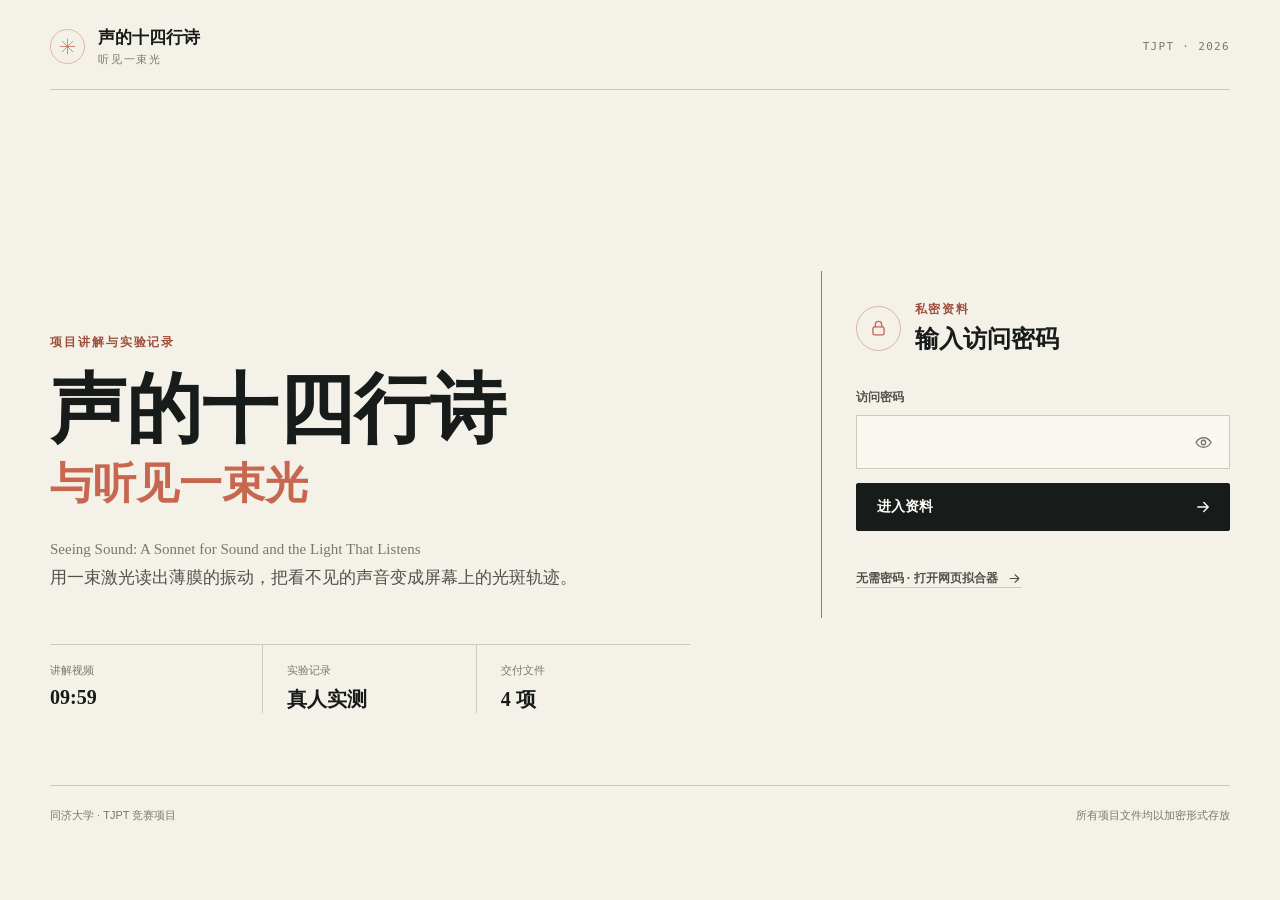
<file: index.html>
<!doctype html>
<html lang="zh-CN">
  <head>
    <meta charset="utf-8">
    <meta name="viewport" content="width=device-width, initial-scale=1">
    <meta name="color-scheme" content="light">
    <meta name="theme-color" content="#f4f1e9">
    <title>声的十四行诗与听见一束光｜项目资料</title>
    <link rel="icon" href="data:image/svg+xml,%3Csvg xmlns='http://www.w3.org/2000/svg' viewBox='0 0 32 32'%3E%3Crect width='32' height='32' rx='16' fill='%23f4f1e9'/%3E%3Cg fill='none' stroke='%23d55c48' stroke-width='1.5'%3E%3Ccircle cx='16' cy='16' r='10'/%3E%3Cpath d='M16 6v20M6 16h20M9 9l14 14M23 9 9 23'/%3E%3C/g%3E%3C/svg%3E">
    <link rel="stylesheet" href="./styles.css">
  </head>
  <body>
    <header class="topbar">
      <a class="wordmark" href="./" aria-label="返回资料首页">
        <span class="wordmark-mark" aria-hidden="true">
          <svg viewBox="0 0 32 32" role="img">
            <path d="M16 3.5v25M3.5 16h25M7.2 7.2l17.6 17.6M24.8 7.2 7.2 24.8"></path>
          </svg>
        </span>
        <span>
          <strong>声的十四行诗</strong>
          <small>听见一束光</small>
        </span>
      </a>
      <p class="project-code">TJPT · 2026</p>
    </header>

    <main>
      <section class="gate" id="gate" aria-labelledby="gate-title">
        <div class="gate-copy">
          <p class="eyebrow">项目讲解与实验记录</p>
          <h1 id="gate-title">
            <span>声的十四行诗</span>
            <em>与听见一束光</em>
          </h1>
          <p class="english-title" lang="en">Seeing Sound: A Sonnet for Sound and the Light That Listens</p>
          <p class="lede">
            用一束激光读出薄膜的振动，把看不见的声音变成屏幕上的光斑轨迹。
          </p>
          <dl class="stats">
            <div>
              <dt>讲解视频</dt>
              <dd>09:59</dd>
            </div>
            <div>
              <dt>实验记录</dt>
              <dd>真人实测</dd>
            </div>
            <div>
              <dt>交付文件</dt>
              <dd>4 项</dd>
            </div>
          </dl>
        </div>

        <form class="access-form" id="accessForm" novalidate>
          <div class="form-heading">
            <span class="lock-badge" aria-hidden="true">
              <svg viewBox="0 0 24 24">
                <rect x="5" y="10" width="14" height="10" rx="2"></rect>
                <path d="M8 10V7a4 4 0 0 1 8 0v3"></path>
              </svg>
            </span>
            <div>
              <p class="eyebrow">私密资料</p>
              <h2>输入访问密码</h2>
            </div>
          </div>

          <label for="password">访问密码</label>
          <div class="password-field">
            <input
              id="password"
              name="password"
              type="password"
              autocomplete="current-password"
              spellcheck="false"
              required
            >
            <button class="reveal-button" id="revealPassword" type="button" aria-label="显示密码">
              <svg viewBox="0 0 24 24" aria-hidden="true">
                <path d="M2.5 12s3.5-6 9.5-6 9.5 6 9.5 6-3.5 6-9.5 6-9.5-6-9.5-6Z"></path>
                <circle cx="12" cy="12" r="2.8"></circle>
              </svg>
            </button>
          </div>
          <button class="primary-button" id="unlockButton" type="submit">
            <span>进入资料</span>
            <svg viewBox="0 0 24 24" aria-hidden="true">
              <path d="M5 12h14M13 6l6 6-6 6"></path>
            </svg>
          </button>
          <p class="form-message" id="accessMessage" role="status" aria-live="polite"></p>
          <a class="public-tool-link" href="./fitter/">
            <span>无需密码 · 打开网页拟合器</span>
            <svg viewBox="0 0 24 24" aria-hidden="true">
              <path d="M5 12h14M13 6l6 6-6 6"></path>
            </svg>
          </a>
        </form>
      </section>

      <section class="library" id="library" aria-labelledby="library-title" hidden>
        <div class="library-heading">
          <div>
            <p class="eyebrow">已解锁</p>
            <h2 id="library-title">讲解视频与交付文件</h2>
          </div>
          <button class="quiet-button" id="lockButton" type="button">锁定资料</button>
        </div>

        <div class="video-frame">
          <video id="video" controls playsinline preload="metadata" hidden></video>
          <div class="video-placeholder" id="videoPlaceholder">
            <div class="video-caption">
              <span class="status-dot" aria-hidden="true"></span>
              <p>实验现象版 · 1920 × 1080 · 09:59</p>
            </div>
            <button class="primary-button" id="loadVideoButton" type="button">
              <span>载入讲解视频</span>
              <svg viewBox="0 0 24 24" aria-hidden="true">
                <path d="m8 5 11 7-11 7V5Z"></path>
              </svg>
            </button>
            <div class="progress" id="videoProgress" hidden aria-hidden="true">
              <span></span>
            </div>
            <p class="video-message" id="videoMessage" role="status" aria-live="polite"></p>
          </div>
        </div>

        <div class="library-columns">
          <section class="transcript-section" aria-labelledby="transcript-title">
            <div class="section-heading">
              <div>
                <p class="eyebrow">配音文字</p>
                <h3 id="transcript-title">AI 讲解文字稿</h3>
              </div>
              <button class="quiet-button" id="previewScriptButton" type="button">预览</button>
            </div>
            <pre id="scriptPreview" class="script-preview" hidden></pre>
            <p class="section-note" id="scriptNote">可在解锁后预览或下载纯文本。</p>
          </section>

          <section class="files-section" aria-labelledby="files-title">
            <div class="section-heading">
              <div>
                <p class="eyebrow">下载</p>
                <h3 id="files-title">项目文件</h3>
              </div>
            </div>
            <ul class="resource-list" id="resourceList"></ul>
          </section>
        </div>
      </section>
    </main>

    <footer>
      <p>同济大学 · TJPT 竞赛项目</p>
      <p>所有项目文件均以加密形式存放</p>
    </footer>

    <noscript>
      <p class="noscript">此页面需要启用 JavaScript 才能解密并查看资料。</p>
    </noscript>
    <script src="./app.js" defer></script>
  </body>
</html>
</file>
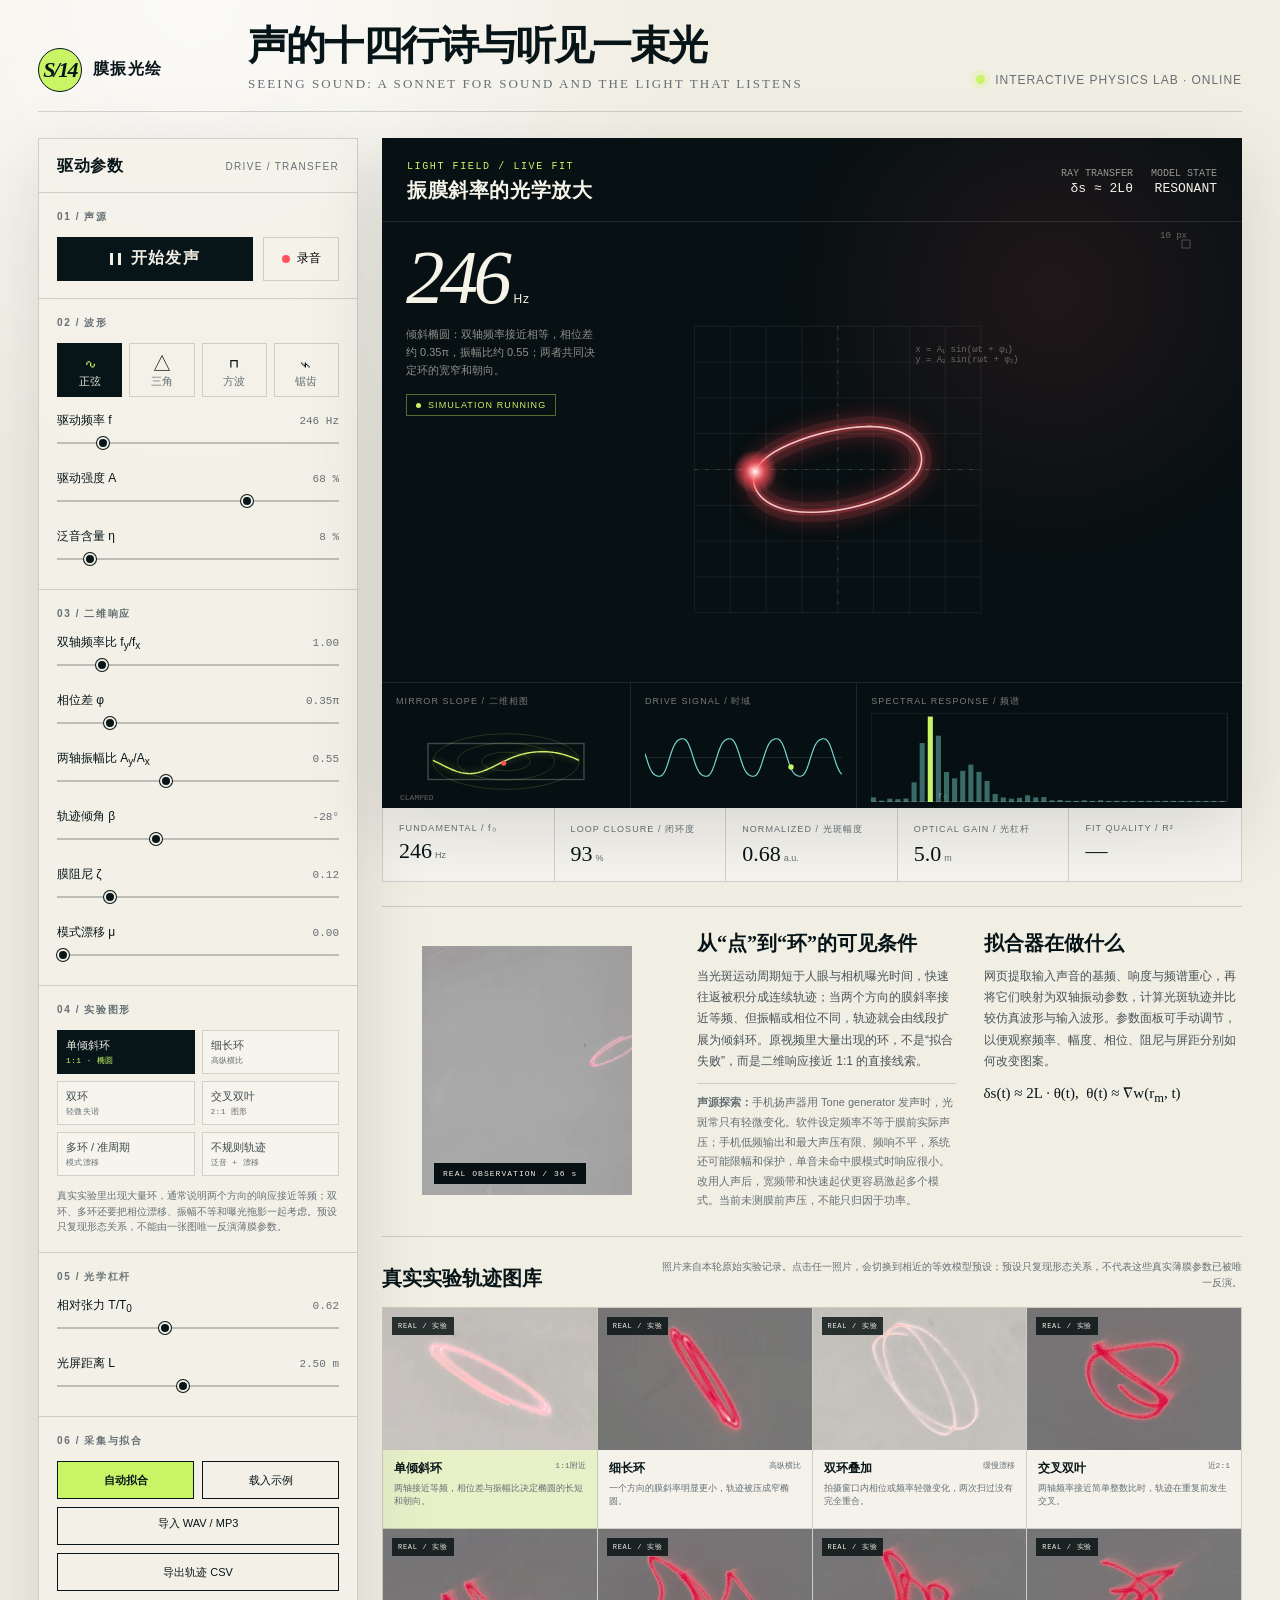
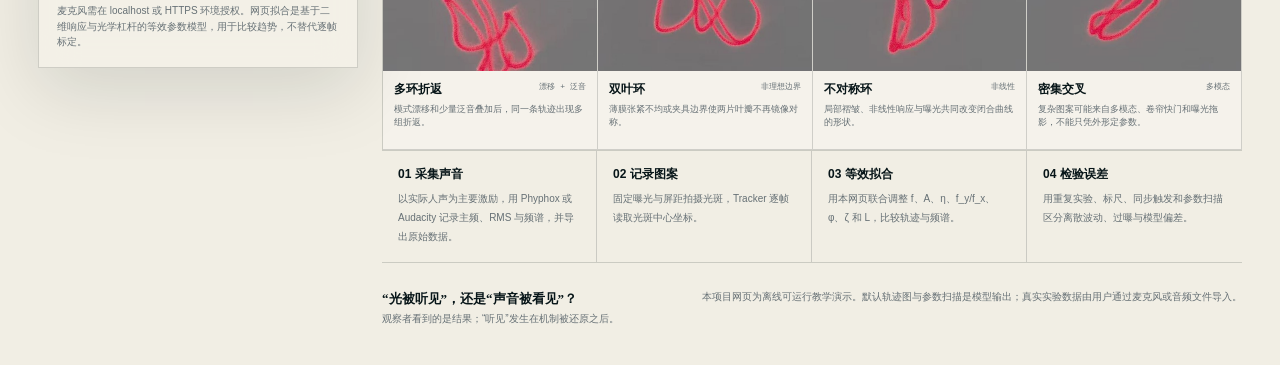
<file: fitter/index.html>
<!doctype html>
<html lang="zh-CN">
<head>
  <meta charset="utf-8">
  <meta name="viewport" content="width=device-width, initial-scale=1">
  <meta name="description" content="声的十四行诗与听见一束光：声致振膜反射激光参数拟合器">
  <link rel="icon" href="data:,">
  <title>声的十四行诗｜膜振·光绘拟合器</title>
  <style>
    :root {
      --paper: #f1eee4;
      --paper-2: #e7e1d1;
      --ink: #071518;
      --muted: #667075;
      --stage: #071012;
      --laser: #ff525d;
      --acid: #c9f466;
      --cyan: #73d8d0;
      --line: rgba(7, 21, 24, .16);
      --shadow: 0 22px 70px rgba(7, 21, 24, .13);
    }

    * { box-sizing: border-box; }

    html, body {
      margin: 0;
      min-height: 100%;
      background:
        radial-gradient(circle at 15% 0%, rgba(255,255,255,.74), transparent 31rem),
        var(--paper);
      color: var(--ink);
      font-family: "Noto Sans SC", "Microsoft YaHei UI", sans-serif;
    }

    body { overflow-x: hidden; }

    button, input, select { font: inherit; }
    button { cursor: pointer; }

    .shell {
      max-width: 1540px;
      margin: 0 auto;
      padding: 26px 38px 38px;
    }

    .masthead {
      display: grid;
      grid-template-columns: 180px minmax(0, 1fr) auto;
      gap: 30px;
      align-items: end;
      border-bottom: 1px solid var(--line);
      padding-bottom: 19px;
    }

    .mark {
      display: flex;
      align-items: center;
      gap: 11px;
      font-family: "Noto Serif SC", "STSong", serif;
      font-weight: 800;
      letter-spacing: .09em;
    }

    .mark-sign {
      width: 44px;
      height: 44px;
      display: grid;
      place-items: center;
      border: 1px solid var(--ink);
      border-radius: 50%;
      font-family: Georgia, serif;
      font-style: italic;
      font-size: 22px;
      letter-spacing: -.08em;
      background: var(--acid);
    }

    .title-block h1 {
      margin: 0;
      font-family: "Noto Serif SC", "STSong", serif;
      font-size: clamp(27px, 3.1vw, 48px);
      font-weight: 850;
      letter-spacing: -.045em;
      line-height: 1.05;
    }

    .title-block p {
      margin: 8px 0 0;
      color: var(--muted);
      font-family: Georgia, serif;
      font-size: 13px;
      letter-spacing: .16em;
      text-transform: uppercase;
    }

    .status {
      display: flex;
      align-items: center;
      gap: 10px;
      color: var(--muted);
      font-size: 12px;
      letter-spacing: .08em;
      padding-bottom: 5px;
      white-space: nowrap;
    }

    .status-dot {
      width: 9px;
      height: 9px;
      border-radius: 50%;
      background: var(--acid);
      box-shadow: 0 0 0 5px rgba(201,244,102,.20);
    }

    .workspace {
      display: grid;
      grid-template-columns: 320px minmax(0, 1fr);
      gap: 24px;
      margin-top: 26px;
      align-items: start;
    }

    .control-rail {
      border: 1px solid var(--line);
      background: rgba(244, 241, 232, .78);
      box-shadow: var(--shadow);
      backdrop-filter: blur(18px);
      position: sticky;
      top: 18px;
    }

    .rail-head {
      padding: 17px 18px 15px;
      display: flex;
      align-items: center;
      justify-content: space-between;
      border-bottom: 1px solid var(--line);
    }

    .rail-head b {
      font-family: "Noto Serif SC", "STSong", serif;
      font-size: 16px;
      letter-spacing: .04em;
    }

    .rail-head span {
      color: var(--muted);
      font-size: 10px;
      letter-spacing: .13em;
    }

    .control-section {
      padding: 17px 18px;
      border-bottom: 1px solid var(--line);
    }

    .control-section:last-child { border-bottom: 0; }

    .section-label {
      margin: 0 0 13px;
      font-size: 10px;
      font-weight: 800;
      letter-spacing: .16em;
      color: var(--muted);
      text-transform: uppercase;
    }

    .energy-row {
      display: grid;
      grid-template-columns: 1fr 76px;
      gap: 10px;
    }

    .play-btn, .fit-btn, .ghost-btn, .preset {
      border: 1px solid var(--ink);
      background: transparent;
      color: var(--ink);
      transition: transform .16s ease, background .16s ease, color .16s ease;
    }

    .play-btn {
      height: 44px;
      background: var(--ink);
      color: var(--paper);
      display: flex;
      align-items: center;
      justify-content: center;
      gap: 10px;
      letter-spacing: .08em;
      font-weight: 700;
    }

    .play-btn[data-on="true"] {
      background: var(--laser);
      border-color: var(--laser);
      color: white;
    }

    .pause-icon {
      width: 11px;
      height: 12px;
      border-left: 3px solid currentColor;
      border-right: 3px solid currentColor;
    }

    .record-btn {
      height: 44px;
      display: flex;
      gap: 7px;
      align-items: center;
      justify-content: center;
      border: 1px solid var(--line);
      background: transparent;
      font-size: 12px;
    }

    .record-btn::before {
      content: "";
      width: 8px;
      height: 8px;
      border-radius: 50%;
      background: var(--laser);
    }

    .record-btn[data-recording="true"] {
      border-color: var(--laser);
      color: var(--laser);
      background: rgba(255,82,93,.07);
    }

    .wave-options {
      display: grid;
      grid-template-columns: repeat(4, 1fr);
      gap: 7px;
      margin-bottom: 15px;
    }

    .wave-option {
      border: 1px solid var(--line);
      background: transparent;
      padding: 9px 0 7px;
      font-size: 11px;
      color: var(--muted);
    }

    .wave-option span {
      display: block;
      font-family: Georgia, serif;
      font-size: 20px;
      line-height: 21px;
      color: var(--ink);
    }

    .wave-option.active {
      background: var(--ink);
      color: var(--paper);
      border-color: var(--ink);
    }

    .wave-option.active span { color: var(--acid); }

    .slider-row { margin: 0 0 14px; }
    .slider-row:last-child { margin-bottom: 0; }

    .slider-label {
      display: flex;
      justify-content: space-between;
      align-items: baseline;
      gap: 12px;
      margin-bottom: 5px;
      font-size: 12px;
    }

    .slider-label output {
      font-family: "Roboto Mono", Consolas, monospace;
      font-size: 11px;
      color: var(--muted);
    }

    input[type="range"] {
      appearance: none;
      width: 100%;
      height: 18px;
      margin: 0;
      background: transparent;
    }

    input[type="range"]::-webkit-slider-runnable-track {
      height: 2px;
      background: rgba(7,21,24,.23);
    }

    input[type="range"]::-webkit-slider-thumb {
      appearance: none;
      width: 12px;
      height: 12px;
      border-radius: 50%;
      margin-top: -5px;
      background: var(--ink);
      border: 2px solid var(--paper);
      box-shadow: 0 0 0 1px var(--ink);
    }

    input[type="range"]::-moz-range-track {
      height: 2px;
      background: rgba(7,21,24,.23);
    }

    input[type="range"]::-moz-range-thumb {
      width: 10px;
      height: 10px;
      border-radius: 50%;
      background: var(--ink);
      border: 2px solid var(--paper);
    }

    .action-stack {
      display: grid;
      grid-template-columns: 1fr 1fr;
      gap: 8px;
    }

    .fit-btn, .ghost-btn {
      min-height: 38px;
      padding: 8px 9px;
      font-size: 11px;
      background: var(--acid);
    }

    .fit-btn { background: var(--acid); font-weight: 800; }
    .ghost-btn { background: transparent; }

    .action-stack .wide { grid-column: 1 / -1; }

    .preset-grid {
      display: grid;
      grid-template-columns: 1fr 1fr;
      gap: 7px;
    }

    .preset {
      min-height: 42px;
      padding: 7px 8px;
      border-color: var(--line);
      background: rgba(255,255,255,.20);
      color: #3f4a4e;
      font-size: 11px;
      text-align: left;
    }

    .preset span {
      display: block;
      margin-top: 2px;
      color: var(--muted);
      font-family: "Roboto Mono", Consolas, monospace;
      font-size: 8px;
      letter-spacing: .04em;
    }

    .preset:hover,
    .preset.active {
      border-color: var(--ink);
      background: var(--ink);
      color: var(--paper);
    }

    .preset:hover span,
    .preset.active span { color: var(--acid); }

    .upload-label {
      display: block;
      text-align: center;
      cursor: pointer;
    }

    .upload-label input { display: none; }

    .analysis-note {
      margin: 12px 0 0;
      color: var(--muted);
      font-size: 10px;
      line-height: 1.55;
    }

    .stage-column { min-width: 0; }

    .hero-stage {
      position: relative;
      min-height: 670px;
      overflow: hidden;
      background: var(--stage);
      color: #f6f3e9;
      box-shadow: var(--shadow);
    }

    .hero-stage::before {
      content: "";
      position: absolute;
      inset: 0;
      pointer-events: none;
      background:
        radial-gradient(circle at 78% 23%, rgba(255,82,93,.10), transparent 17rem),
        linear-gradient(90deg, transparent 49.9%, rgba(255,255,255,.018) 50%, transparent 50.1%),
        linear-gradient(0deg, transparent 49.9%, rgba(255,255,255,.018) 50%, transparent 50.1%);
      background-size: auto, 48px 48px, 48px 48px;
    }

    .stage-head {
      position: relative;
      z-index: 3;
      display: flex;
      justify-content: space-between;
      gap: 20px;
      padding: 23px 25px 17px;
      border-bottom: 1px solid rgba(255,255,255,.1);
    }

    .stage-head .eyebrow {
      margin: 0 0 5px;
      color: var(--acid);
      font-family: "Roboto Mono", Consolas, monospace;
      font-size: 10px;
      letter-spacing: .16em;
    }

    .stage-head h2 {
      margin: 0;
      font-family: "Noto Serif SC", "STSong", serif;
      font-size: 20px;
      font-weight: 700;
      letter-spacing: .03em;
    }

    .stage-meta {
      display: flex;
      gap: 18px;
      align-items: center;
      color: rgba(246,243,233,.58);
      font-family: "Roboto Mono", Consolas, monospace;
      font-size: 10px;
      text-align: right;
    }

    .stage-meta b {
      display: block;
      color: #f6f3e9;
      font-size: 13px;
      font-weight: 500;
      margin-top: 2px;
    }

    #stage {
      position: absolute;
      inset: 82px 0 126px;
      width: 100%;
      height: calc(100% - 208px);
    }

    .stage-readout {
      position: absolute;
      z-index: 4;
      left: 24px;
      top: 105px;
      max-width: 210px;
      pointer-events: none;
    }

    .stage-readout .big {
      font-family: Georgia, serif;
      font-size: clamp(43px, 6vw, 80px);
      line-height: .9;
      letter-spacing: -.06em;
      font-style: italic;
    }

    .stage-readout .big small {
      font-family: "Noto Sans SC", sans-serif;
      font-style: normal;
      font-size: 12px;
      letter-spacing: .08em;
      margin-left: 6px;
    }

    .stage-readout p {
      margin: 13px 0 0;
      max-width: 195px;
      font-size: 11px;
      line-height: 1.65;
      color: rgba(246,243,233,.57);
    }

    .live-pill {
      display: inline-flex;
      align-items: center;
      gap: 7px;
      margin-top: 15px;
      border: 1px solid rgba(201,244,102,.4);
      color: var(--acid);
      padding: 5px 9px;
      font-size: 9px;
      letter-spacing: .12em;
    }

    .live-pill::before {
      content: "";
      width: 5px;
      height: 5px;
      border-radius: 50%;
      background: var(--acid);
    }

    .lower-deck {
      position: absolute;
      z-index: 5;
      left: 0;
      right: 0;
      bottom: 0;
      height: 126px;
      display: grid;
      grid-template-columns: 1.1fr 1fr 1.7fr;
      border-top: 1px solid rgba(255,255,255,.1);
      background: rgba(7,16,18,.92);
      backdrop-filter: blur(10px);
    }

    .lower-cell {
      position: relative;
      min-width: 0;
      padding: 12px 14px 10px;
      border-right: 1px solid rgba(255,255,255,.1);
    }

    .lower-cell:last-child { border-right: 0; }

    .cell-label {
      color: rgba(246,243,233,.48);
      font-size: 9px;
      letter-spacing: .12em;
      margin-bottom: 5px;
    }

    #waveCanvas, #membraneCanvas, #spectrumCanvas {
      display: block;
      width: 100%;
      height: 89px;
    }

    .metrics-strip {
      display: grid;
      grid-template-columns: repeat(5, 1fr);
      gap: 0;
      border: 1px solid var(--line);
      border-top: 0;
      background: rgba(255,255,255,.35);
    }

    .metric {
      min-width: 0;
      padding: 15px 16px 14px;
      border-right: 1px solid var(--line);
    }

    .metric:last-child { border-right: 0; }

    .metric span {
      display: block;
      color: var(--muted);
      font-size: 9px;
      letter-spacing: .12em;
      margin-bottom: 5px;
    }

    .metric strong {
      display: block;
      font-family: Georgia, "Noto Serif SC", serif;
      font-size: 22px;
      font-weight: 500;
      white-space: nowrap;
    }

    .metric em {
      font-family: "Noto Sans SC", sans-serif;
      font-size: 9px;
      font-style: normal;
      color: var(--muted);
      margin-left: 3px;
    }

    .evidence-band {
      display: grid;
      grid-template-columns: 290px minmax(0, 1fr);
      margin-top: 24px;
      border-top: 1px solid var(--line);
      padding-top: 23px;
      gap: 25px;
    }

    .evidence-image {
      position: relative;
      min-height: 196px;
      overflow: hidden;
      background: #c6c4bb;
    }

    .evidence-image img {
      width: 100%;
      height: 100%;
      position: absolute;
      object-fit: cover;
      filter: saturate(.85) contrast(1.08);
    }

    .evidence-image::after {
      content: "REAL OBSERVATION / 36 s";
      position: absolute;
      left: 12px;
      bottom: 11px;
      padding: 6px 9px;
      background: var(--stage);
      color: var(--paper);
      font-family: "Roboto Mono", Consolas, monospace;
      font-size: 8px;
      letter-spacing: .13em;
    }

    .evidence-copy {
      display: grid;
      grid-template-columns: 1fr 1fr;
      gap: 28px;
    }

    .evidence-copy h3 {
      margin: 0 0 9px;
      font-family: "Noto Serif SC", "STSong", serif;
      font-size: 20px;
    }

    .evidence-copy p {
      margin: 0;
      max-width: 560px;
      color: #485358;
      font-size: 12px;
      line-height: 1.78;
    }

    .evidence-copy .source-note {
      margin-top: 11px;
      padding-top: 9px;
      border-top: 1px solid var(--line);
      color: var(--muted);
      font-size: 11px;
    }

    .equation {
      margin-top: 12px;
      font-family: Georgia, serif;
      font-size: 15px;
      color: var(--ink);
    }

    .pattern-gallery {
      margin-top: 25px;
      padding-top: 22px;
      border-top: 1px solid var(--line);
    }

    .gallery-head {
      display: flex;
      align-items: end;
      justify-content: space-between;
      gap: 24px;
      margin-bottom: 15px;
    }

    .gallery-head h3 {
      margin: 0;
      font-family: "Noto Serif SC", "STSong", serif;
      font-size: 20px;
    }

    .gallery-head p {
      margin: 0;
      max-width: 580px;
      color: var(--muted);
      font-size: 10px;
      line-height: 1.65;
      text-align: right;
    }

    .pattern-grid {
      display: grid;
      grid-template-columns: repeat(4, minmax(0, 1fr));
      border-top: 1px solid var(--line);
      border-left: 1px solid var(--line);
    }

    .pattern-card {
      min-width: 0;
      padding: 0;
      border: 0;
      border-right: 1px solid var(--line);
      border-bottom: 1px solid var(--line);
      background: rgba(255,255,255,.24);
      color: var(--ink);
      text-align: left;
    }

    .pattern-card figure {
      position: relative;
      height: 142px;
      margin: 0;
      overflow: hidden;
      background: #b8b9b5;
    }

    .pattern-card img {
      width: 100%;
      height: 100%;
      object-fit: cover;
      object-position: center;
      filter: saturate(.88) contrast(1.06);
      transition: transform .25s ease, filter .25s ease;
    }

    .pattern-card:hover img,
    .pattern-card.active img {
      transform: scale(1.035);
      filter: saturate(1.05) contrast(1.12);
    }

    .pattern-card figure::after {
      content: "REAL / 实验";
      position: absolute;
      left: 9px;
      top: 9px;
      padding: 4px 6px;
      background: rgba(7,16,18,.82);
      color: var(--paper);
      font-family: "Roboto Mono", Consolas, monospace;
      font-size: 7px;
      letter-spacing: .1em;
    }

    .pattern-card-copy {
      display: block;
      min-height: 78px;
      padding: 10px 11px 11px;
    }

    .pattern-card b {
      display: flex;
      justify-content: space-between;
      gap: 8px;
      font-size: 12px;
    }

    .pattern-card b span {
      color: var(--muted);
      font-family: "Roboto Mono", Consolas, monospace;
      font-size: 8px;
      font-weight: 400;
      white-space: nowrap;
    }

    .pattern-card small {
      display: block;
      margin-top: 5px;
      color: var(--muted);
      font-size: 9px;
      line-height: 1.5;
    }

    .pattern-card:hover,
    .pattern-card.active {
      background: rgba(201,244,102,.22);
    }

    .workflow {
      display: grid;
      grid-template-columns: repeat(4, 1fr);
      align-items: stretch;
      border-top: 1px solid var(--line);
      border-bottom: 1px solid var(--line);
    }

    .workflow-step {
      padding: 15px 16px 17px;
      border-right: 1px solid var(--line);
    }

    .workflow-step:last-child { border-right: 0; }
    .workflow-step b { display: block; margin-bottom: 5px; font-size: 12px; }
    .workflow-step span { color: var(--muted); font-size: 10px; line-height: 1.6; }

    .footer {
      margin-top: 25px;
      display: flex;
      justify-content: space-between;
      gap: 30px;
      color: var(--muted);
      font-size: 10px;
      line-height: 1.7;
    }

    .footer strong {
      color: var(--ink);
      font-family: "Noto Serif SC", "STSong", serif;
      font-size: 13px;
    }

    .toast {
      position: fixed;
      z-index: 50;
      left: 50%;
      bottom: 28px;
      transform: translate(-50%, 24px);
      background: var(--ink);
      color: var(--paper);
      padding: 10px 15px;
      font-size: 11px;
      letter-spacing: .04em;
      opacity: 0;
      transition: .22s ease;
      pointer-events: none;
      box-shadow: 0 12px 34px rgba(0,0,0,.24);
    }

    .toast.show { opacity: 1; transform: translate(-50%, 0); }

    .menu-toggle {
      display: none;
      border: 1px solid var(--ink);
      background: transparent;
      padding: 8px 10px;
    }

    @media (max-width: 1100px) {
      .shell { padding: 20px; }
      .masthead { grid-template-columns: 64px 1fr auto; }
      .mark span:last-child { display: none; }
      .workspace { grid-template-columns: 285px minmax(0, 1fr); gap: 16px; }
      .hero-stage { min-height: 620px; }
      .stage-meta { display: none; }
      .lower-deck { grid-template-columns: 1fr 1fr; }
      .lower-cell:nth-child(3) { display: none; }
      .metrics-strip { grid-template-columns: repeat(3, 1fr); }
      .metric:nth-child(n+4) { display: none; }
      .evidence-band { grid-template-columns: 230px 1fr; }
      .pattern-grid { grid-template-columns: repeat(3, minmax(0, 1fr)); }
      .workflow { grid-template-columns: repeat(2, 1fr); }
      .workflow-step:nth-child(2) { border-right: 0; }
      .workflow-step:nth-child(-n+2) { border-bottom: 1px solid var(--line); }
    }

    @media (max-width: 760px) {
      .shell { padding: 14px; }
      .masthead { grid-template-columns: 44px 1fr auto; gap: 12px; }
      .mark-sign { width: 36px; height: 36px; font-size: 18px; }
      .title-block h1 { font-size: 23px; }
      .title-block p { font-size: 8px; letter-spacing: .1em; }
      .status { display: none; }
      .menu-toggle { display: block; }
      .workspace { display: block; }
      .control-rail {
        position: static;
        display: none;
        margin-bottom: 14px;
      }
      .control-rail.open { display: block; }
      .hero-stage { min-height: 580px; }
      .stage-head { padding: 18px; }
      .stage-readout { left: 16px; top: 100px; }
      .lower-deck { grid-template-columns: 1fr; height: 110px; }
      .lower-cell:not(:first-child) { display: none; }
      .metrics-strip { grid-template-columns: 1fr 1fr; }
      .metric:nth-child(n+3) { display: none; }
      .evidence-band { grid-template-columns: 1fr; }
      .evidence-copy { grid-template-columns: 1fr; gap: 18px; }
      .gallery-head { display: block; }
      .gallery-head p { margin-top: 8px; text-align: left; }
      .pattern-grid { grid-template-columns: repeat(2, minmax(0, 1fr)); }
      .pattern-card figure { height: 126px; }
      .workflow { grid-template-columns: 1fr; }
      .workflow-step { border-right: 0; border-bottom: 1px solid var(--line); }
      .footer { flex-direction: column; }
    }
  </style>
</head>
<body>
  <main class="shell">
    <header class="masthead">
      <div class="mark">
        <div class="mark-sign">S/14</div>
        <span>膜振光绘</span>
      </div>
      <div class="title-block">
        <h1>声的十四行诗与听见一束光</h1>
        <p>Seeing Sound: A Sonnet for Sound and the Light That Listens</p>
      </div>
      <div class="status">
        <span class="status-dot"></span>
        <span>INTERACTIVE PHYSICS LAB · ONLINE</span>
      </div>
      <button class="menu-toggle" id="menuToggle" aria-label="打开参数面板">参数</button>
    </header>

    <section class="workspace">
      <aside class="control-rail" id="controlRail" aria-label="声音与振膜参数">
        <div class="rail-head">
          <b>驱动参数</b>
          <span>DRIVE / TRANSFER</span>
        </div>

        <div class="control-section">
          <p class="section-label">01 / 声源</p>
          <div class="energy-row">
            <button class="play-btn" id="soundToggle" data-on="false">
              <span class="pause-icon"></span>
              <span id="soundLabel">开始发声</span>
            </button>
            <button class="record-btn" id="recordToggle" data-recording="false">录音</button>
          </div>
        </div>

        <div class="control-section">
          <p class="section-label">02 / 波形</p>
          <div class="wave-options" role="group" aria-label="波形选择">
            <button class="wave-option active" data-wave="sine"><span>∿</span>正弦</button>
            <button class="wave-option" data-wave="triangle"><span>△</span>三角</button>
            <button class="wave-option" data-wave="square"><span>⊓</span>方波</button>
            <button class="wave-option" data-wave="sawtooth"><span>⌁</span>锯齿</button>
          </div>

          <div class="slider-row">
            <label class="slider-label" for="frequency">
              <span>驱动频率 f</span><output id="frequencyOut">246 Hz</output>
            </label>
            <input id="frequency" type="range" min="80" max="1200" step="1" value="246">
          </div>
          <div class="slider-row">
            <label class="slider-label" for="amplitude">
              <span>驱动强度 A</span><output id="amplitudeOut">68 %</output>
            </label>
            <input id="amplitude" type="range" min="0" max="100" step="1" value="68">
          </div>
          <div class="slider-row">
            <label class="slider-label" for="harmonics">
              <span>泛音含量 η</span><output id="harmonicsOut">8 %</output>
            </label>
            <input id="harmonics" type="range" min="0" max="80" step="1" value="8">
          </div>
        </div>

        <div class="control-section">
          <p class="section-label">03 / 二维响应</p>
          <div class="slider-row">
            <label class="slider-label" for="ratio">
              <span>双轴频率比 f<sub>y</sub>/f<sub>x</sub></span><output id="ratioOut">1.00</output>
            </label>
            <input id="ratio" type="range" min="0.5" max="4" step="0.01" value="1">
          </div>
          <div class="slider-row">
            <label class="slider-label" for="phase">
              <span>相位差 φ</span><output id="phaseOut">0.35π</output>
            </label>
            <input id="phase" type="range" min="0" max="2" step="0.01" value="0.35">
          </div>
          <div class="slider-row">
            <label class="slider-label" for="axisRatio">
              <span>两轴振幅比 A<sub>y</sub>/A<sub>x</sub></span><output id="axisRatioOut">0.55</output>
            </label>
            <input id="axisRatio" type="range" min="0.12" max="1.25" step="0.01" value="0.55">
          </div>
          <div class="slider-row">
            <label class="slider-label" for="tilt">
              <span>轨迹倾角 β</span><output id="tiltOut">-28°</output>
            </label>
            <input id="tilt" type="range" min="-90" max="90" step="1" value="-28">
          </div>
          <div class="slider-row">
            <label class="slider-label" for="damping">
              <span>膜阻尼 ζ</span><output id="dampingOut">0.12</output>
            </label>
            <input id="damping" type="range" min="0.02" max="0.6" step="0.01" value="0.12">
          </div>
          <div class="slider-row">
            <label class="slider-label" for="drift">
              <span>模式漂移 μ</span><output id="driftOut">0.00</output>
            </label>
            <input id="drift" type="range" min="0" max="1" step="0.01" value="0">
          </div>
        </div>

        <div class="control-section">
          <p class="section-label">04 / 实验图形</p>
          <div class="preset-grid" role="group" aria-label="实验图形预设">
            <button class="preset active" data-pattern="ring">单倾斜环<span>1:1 · 椭圆</span></button>
            <button class="preset" data-pattern="slender">细长环<span>高纵横比</span></button>
            <button class="preset" data-pattern="doubleRing">双环<span>轻微失谐</span></button>
            <button class="preset" data-pattern="crossLeaf">交叉双叶<span>2:1 图形</span></button>
            <button class="preset" data-pattern="multiRing">多环 / 准周期<span>模式漂移</span></button>
            <button class="preset" data-pattern="irregular">不规则轨迹<span>泛音 + 漂移</span></button>
          </div>
          <p class="analysis-note">真实实验里出现大量环，通常说明两个方向的响应接近等频；双环、多环还要把相位漂移、振幅不等和曝光拖影一起考虑。预设只复现形态关系，不能由一张图唯一反演薄膜参数。</p>
        </div>

        <div class="control-section">
          <p class="section-label">05 / 光学杠杆</p>
          <div class="slider-row">
            <label class="slider-label" for="tension">
              <span>相对张力 T/T<sub>0</sub></span><output id="tensionOut">0.62</output>
            </label>
            <input id="tension" type="range" min="0.15" max="1.4" step="0.01" value="0.62">
          </div>
          <div class="slider-row">
            <label class="slider-label" for="distance">
              <span>光屏距离 L</span><output id="distanceOut">2.50 m</output>
            </label>
            <input id="distance" type="range" min="0.5" max="5" step="0.1" value="2.5">
          </div>
        </div>

        <div class="control-section">
          <p class="section-label">06 / 采集与拟合</p>
          <div class="action-stack">
            <button class="fit-btn" id="autoFit">自动拟合</button>
            <button class="ghost-btn" id="sampleFit">载入示例</button>
            <label class="ghost-btn upload-label wide">
              导入 WAV / MP3
              <input id="audioFile" type="file" accept="audio/*">
            </label>
            <button class="ghost-btn wide" id="exportCsv">导出轨迹 CSV</button>
          </div>
          <p class="analysis-note">麦克风需在 localhost 或 HTTPS 环境授权。网页拟合是基于二维响应与光学杠杆的等效参数模型，用于比较趋势，不替代逐帧标定。</p>
        </div>
      </aside>

      <div class="stage-column">
        <section class="hero-stage">
          <div class="stage-head">
            <div>
              <p class="eyebrow">LIGHT FIELD / LIVE FIT</p>
              <h2>振膜斜率的光学放大</h2>
            </div>
            <div class="stage-meta">
              <div>RAY TRANSFER<b>δs ≈ 2Lθ</b></div>
              <div>MODEL STATE<b id="modelState">RESONANT</b></div>
            </div>
          </div>

          <canvas id="stage" aria-label="激光斑二维轨迹仿真"></canvas>

          <div class="stage-readout">
            <div class="big"><span id="bigFrequency">246</span><small>Hz</small></div>
            <p id="readoutText">驱动频率改变膜响应，振膜斜率改变镜面法线，反射光把微小倾斜放大到远端光屏。</p>
            <div class="live-pill" id="liveState">SIMULATION RUNNING</div>
          </div>

          <div class="lower-deck">
            <div class="lower-cell">
              <div class="cell-label">MIRROR SLOPE / 二维相图</div>
              <canvas id="membraneCanvas"></canvas>
            </div>
            <div class="lower-cell">
              <div class="cell-label">DRIVE SIGNAL / 时域</div>
              <canvas id="waveCanvas"></canvas>
            </div>
            <div class="lower-cell">
              <div class="cell-label">SPECTRAL RESPONSE / 频谱</div>
              <canvas id="spectrumCanvas"></canvas>
            </div>
          </div>
        </section>

        <section class="metrics-strip" aria-label="拟合指标">
          <div class="metric"><span>FUNDAMENTAL / f₀</span><strong id="metricFreq">246<em>Hz</em></strong></div>
          <div class="metric"><span>LOOP CLOSURE / 闭环度</span><strong id="metricClosure">92<em>%</em></strong></div>
          <div class="metric"><span>NORMALIZED / 光斑幅度</span><strong id="metricAmp">0.72<em>a.u.</em></strong></div>
          <div class="metric"><span>OPTICAL GAIN / 光杠杆</span><strong id="metricGain">5.0<em>m</em></strong></div>
          <div class="metric"><span>FIT QUALITY / R²</span><strong id="metricFit">—</strong></div>
        </section>

        <section class="evidence-band">
          <figure class="evidence-image">
            <img id="evidenceImage" src="assets/experiment-frame.png" alt="原实验视频中的激光椭圆轨迹">
          </figure>
          <div>
            <div class="evidence-copy">
              <div>
                <h3>从“点”到“环”的可见条件</h3>
                <p>当光斑运动周期短于人眼与相机曝光时间，快速往返被积分成连续轨迹；当两个方向的膜斜率接近等频、但振幅或相位不同，轨迹就会由线段扩展为倾斜环。原视频里大量出现的环，不是“拟合失败”，而是二维响应接近 1:1 的直接线索。</p>
                <p class="source-note"><strong>声源探索：</strong>手机扬声器用 Tone generator 发声时，光斑常只有轻微变化。软件设定频率不等于膜前实际声压；手机低频输出和最大声压有限、频响不平，系统还可能限幅和保护，单音未命中膜模式时响应很小。改用人声后，宽频带和快速起伏更容易激起多个模式。当前未测膜前声压，不能只归因于功率。</p>
              </div>
              <div>
                <h3>拟合器在做什么</h3>
                <p>网页提取输入声音的基频、响度与频谱重心，再将它们映射为双轴振动参数，计算光斑轨迹并比较仿真波形与输入波形。参数面板可手动调节，以便观察频率、幅度、相位、阻尼与屏距分别如何改变图案。</p>
                <div class="equation">δs(t) ≈ 2L · θ(t),&nbsp; θ(t) ≈ ∇w(r<sub>m</sub>, t)</div>
              </div>
            </div>
          </div>
        </section>

        <section class="pattern-gallery" aria-labelledby="galleryTitle">
          <div class="gallery-head">
            <h3 id="galleryTitle">真实实验轨迹图库</h3>
            <p>照片来自本轮原始实验记录。点击任一照片，会切换到相近的等效模型预设；预设只复现形态关系，不代表这些真实薄膜参数已被唯一反演。</p>
          </div>
          <div class="pattern-grid">
            <button type="button" class="pattern-card active" data-pattern="ring">
              <figure><img src="assets/experiment-patterns/ring-thin.jpg" alt="真实实验中的单倾斜椭圆光环"></figure>
              <span class="pattern-card-copy">
                <b>单倾斜环 <span>1:1附近</span></b>
                <small>两轴接近等频，相位差与振幅比决定椭圆的长短和朝向。</small>
              </span>
            </button>
            <button type="button" class="pattern-card" data-pattern="slender">
              <figure><img src="assets/experiment-patterns/ring-elongated.jpg" alt="真实实验中的细长倾斜光环"></figure>
              <span class="pattern-card-copy">
                <b>细长环 <span>高纵横比</span></b>
                <small>一个方向的膜斜率明显更小，轨迹被压成窄椭圆。</small>
              </span>
            </button>
            <button type="button" class="pattern-card" data-pattern="doubleRing">
              <figure><img src="assets/experiment-patterns/double-ellipse.jpg" alt="真实实验中相互错开的双环轨迹"></figure>
              <span class="pattern-card-copy">
                <b>双环叠加 <span>缓慢漂移</span></b>
                <small>拍摄窗口内相位或频率轻微变化，两次扫过没有完全重合。</small>
              </span>
            </button>
            <button type="button" class="pattern-card" data-pattern="crossLeaf">
              <figure><img src="assets/experiment-patterns/cross-leaf.jpg" alt="真实实验中的交叉双叶激光轨迹"></figure>
              <span class="pattern-card-copy">
                <b>交叉双叶 <span>近2:1</span></b>
                <small>两轴频率接近简单整数比时，轨迹在重复前发生交叉。</small>
              </span>
            </button>
            <button type="button" class="pattern-card" data-pattern="multiRing">
              <figure><img src="assets/experiment-patterns/multi-loop.jpg" alt="真实实验中的多重折返环形轨迹"></figure>
              <span class="pattern-card-copy">
                <b>多环折返 <span>漂移 + 泛音</span></b>
                <small>模式漂移和少量泛音叠加后，同一条轨迹出现多组折返。</small>
              </span>
            </button>
            <button type="button" class="pattern-card" data-pattern="multiRing">
              <figure><img src="assets/experiment-patterns/double-loop.jpg" alt="真实实验中的不对称双叶环轨迹"></figure>
              <span class="pattern-card-copy">
                <b>双叶环 <span>非理想边界</span></b>
                <small>薄膜张紧不均或夹具边界使两片叶瓣不再镜像对称。</small>
              </span>
            </button>
            <button type="button" class="pattern-card" data-pattern="irregular">
              <figure><img src="assets/experiment-patterns/asymmetric.jpg" alt="真实实验中的不对称三角环轨迹"></figure>
              <span class="pattern-card-copy">
                <b>不对称环 <span>非线性</span></b>
                <small>局部褶皱、非线性响应与曝光共同改变闭合曲线的形状。</small>
              </span>
            </button>
            <button type="button" class="pattern-card" data-pattern="irregular">
              <figure><img src="assets/experiment-patterns/dense-trace.jpg" alt="真实实验中的密集交叉不规则轨迹"></figure>
              <span class="pattern-card-copy">
                <b>密集交叉 <span>多模态</span></b>
                <small>复杂图案可能来自多模态、卷帘快门和曝光拖影，不能只凭外形定参数。</small>
              </span>
            </button>
          </div>
        </section>

        <section class="workflow" aria-label="数字分析工作流">
          <div class="workflow-step"><b>01 采集声音</b><span>以实际人声为主要激励，用 Phyphox 或 Audacity 记录主频、RMS 与频谱，并导出原始数据。</span></div>
          <div class="workflow-step"><b>02 记录图案</b><span>固定曝光与屏距拍摄光斑，Tracker 逐帧读取光斑中心坐标。</span></div>
          <div class="workflow-step"><b>03 等效拟合</b><span>用本网页联合调整 f、A、η、f_y/f_x、φ、ζ 和 L，比较轨迹与频谱。</span></div>
          <div class="workflow-step"><b>04 检验误差</b><span>用重复实验、标尺、同步触发和参数扫描区分离散波动、过曝与模型偏差。</span></div>
        </section>

        <footer class="footer">
          <div><strong>“光被听见”，还是“声音被看见”？</strong><br>观察者看到的是结果；“听见”发生在机制被还原之后。</div>
          <div>本项目网页为离线可运行教学演示。默认轨迹图与参数扫描是模型输出；真实实验数据由用户通过麦克风或音频文件导入。</div>
        </footer>
      </div>
    </section>
  </main>

  <div class="toast" id="toast" role="status" aria-live="polite"></div>

  <script>
    (() => {
      "use strict";

      const $ = (id) => document.getElementById(id);
      const clamp = (v, lo, hi) => Math.min(hi, Math.max(lo, v));

      const state = {
        waveform: "sine",
        frequency: 246,
        amplitude: 68,
        harmonics: 8,
        ratio: 1,
        phase: 0.35,
        axisRatio: 0.55,
        tilt: -28,
        drift: 0,
        driftRate: 0.008,
        trailCycles: 3,
        traceCopies: 1,
        tracePhase: 0,
        traceShift: 0,
        damping: 0.12,
        tension: 0.62,
        distance: 2.50,
        patternName: "单倾斜环",
        soundOn: false,
        recording: false,
        t: 0,
        lastFrame: performance.now(),
        fitR2: null,
        inputName: "模型输入",
        recordedSamples: null,
        recordedRate: 44100,
        sampleLoaded: false
      };

      const controls = {
        frequency: ["frequency", "frequencyOut", (v) => `${Math.round(v)} Hz`],
        amplitude: ["amplitude", "amplitudeOut", (v) => `${Math.round(v)} %`],
        harmonics: ["harmonics", "harmonicsOut", (v) => `${Math.round(v)} %`],
        ratio: ["ratio", "ratioOut", (v) => Number(v).toFixed(2)],
        phase: ["phase", "phaseOut", (v) => `${Number(v).toFixed(2)}π`],
        axisRatio: ["axisRatio", "axisRatioOut", (v) => Number(v).toFixed(2)],
        tilt: ["tilt", "tiltOut", (v) => `${Math.round(v)}°`],
        damping: ["damping", "dampingOut", (v) => Number(v).toFixed(2)],
        drift: ["drift", "driftOut", (v) => Number(v).toFixed(2)],
        tension: ["tension", "tensionOut", (v) => Number(v).toFixed(2)],
        distance: ["distance", "distanceOut", (v) => `${Number(v).toFixed(2)} m`]
      };

      const patterns = {
        ring: {
          frequency: 246, amplitude: 68, harmonics: 8, ratio: 1, phase: .35,
          damping: .12, axisRatio: .55, tilt: -28, drift: 0, driftRate: .008, trailCycles: 3,
          traceCopies: 1, tracePhase: 0, traceShift: 0,
          patternName: "单倾斜环"
        },
        slender: {
          frequency: 235, amplitude: 62, harmonics: 5, ratio: 1, phase: .42,
          damping: .09, axisRatio: .22, tilt: -35, drift: .04, driftRate: .008, trailCycles: 2.5,
          traceCopies: 1, tracePhase: 0, traceShift: 0,
          patternName: "细长环"
        },
        doubleRing: {
          frequency: 252, amplitude: 72, harmonics: 8, ratio: 1, phase: .38,
          damping: .13, axisRatio: .48, tilt: -25, drift: .22, driftRate: .018, trailCycles: .82,
          traceCopies: 2, tracePhase: .24, traceShift: .055,
          patternName: "双环"
        },
        crossLeaf: {
          frequency: 268, amplitude: 76, harmonics: 10, ratio: 2, phase: .08,
          damping: .12, axisRatio: .68, tilt: -12, drift: .08, driftRate: .018, trailCycles: 2,
          traceCopies: 1, tracePhase: 0, traceShift: 0,
          patternName: "交叉双叶"
        },
        multiRing: {
          frequency: 276, amplitude: 78, harmonics: 14, ratio: 1.5, phase: .28,
          damping: .16, axisRatio: .60, tilt: -22, drift: .18, driftRate: .012, trailCycles: 1.15,
          traceCopies: 3, tracePhase: .11, traceShift: .018,
          patternName: "多环 / 准周期"
        },
        irregular: {
          frequency: 286, amplitude: 88, harmonics: 26, ratio: 1.67, phase: .42,
          damping: .28, axisRatio: .44, tilt: -18, drift: .24, driftRate: .018, trailCycles: 1.45,
          traceCopies: 4, tracePhase: .18, traceShift: .022,
          patternName: "不规则轨迹"
        }
      };

      let audio = null;
      let oscillator = null;
      let overtone = null;
      let gainNode = null;
      let overtoneGain = null;
      let mediaStream = null;
      let mediaSource = null;
      let processor = null;
      const captureChunks = [];

      Object.entries(controls).forEach(([key, [inputId, outputId, fmt]]) => {
        const input = $(inputId);
        const output = $(outputId);
        const sync = () => {
          state[key] = Number(input.value);
          output.textContent = fmt(input.value);
          updateAudio();
          updateReadouts();
        };
        input.addEventListener("input", sync);
        sync();
      });

      function updateReadouts() {
        $("bigFrequency").textContent = Math.round(state.frequency);
        $("metricFreq").innerHTML = `${Math.round(state.frequency)}<em>Hz</em>`;
        $("metricAmp").innerHTML = `${(state.amplitude / 100).toFixed(2)}<em>a.u.</em>`;
        $("metricGain").innerHTML = `${(2 * state.distance).toFixed(1)}<em>m</em>`;
        const rational = rationalApproximation(state.ratio, 18);
        const closure = Math.round(100 * Math.exp(-Math.abs(state.ratio - rational) * 11) * (1 - state.damping * .55));
        $("metricClosure").innerHTML = `${clamp(closure, 35, 99)}<em>%</em>`;
        $("metricFit").innerHTML = state.fitR2 == null ? "—" : `${state.fitR2.toFixed(3)}<em>R²</em>`;
        $("modelState").textContent = state.ratio > 3.2 ? "RICH MODE" : state.damping < .08 ? "LOW DAMPING" : "RESONANT";
        $("readoutText").textContent = patternDescription();
      }

      function rationalApproximation(x, maxDenominator) {
        let best = Math.round(x);
        let err = Math.abs(x - best);
        for (let q = 1; q <= maxDenominator; q++) {
          const p = Math.round(x * q);
          const e = Math.abs(x - p / q);
          if (e < err) { best = p / q; err = e; }
        }
        return best;
      }

      function patternDescription() {
        if (state.amplitude < 8) return "驱动接近阈值：光斑近似静止。提高振幅后，膜斜率才形成可辨识的轨迹。";
        if (state.traceCopies > 1 && Math.abs(state.ratio - 1) < .08) {
          return `${state.patternName}：两个方向的频率接近相等，曝光窗口内相位或中心位置又发生了轻微变化，于是同一椭圆被扫过不止一次。`;
        }
        if (state.traceCopies > 1) {
          return `${state.patternName}：两轴频率接近简单整数比，轨迹在一个周期内多次折返；曝光期间的模式漂移把相邻轨迹错开，形成多组环或花瓣。`;
        }
        if (state.drift > .5) return `${state.patternName}：近有理频率比、轻微模式漂移与泛音叠加，使轨迹在重复前多次折返；曝光会把快速扫过的部分连成亮带。`;
        if (Math.abs(state.ratio - 1) < .08) {
          const shape = state.axisRatio < .34 ? "细长椭圆" : state.axisRatio < .82 ? "倾斜椭圆" : "近圆环";
          return `${shape}：双轴频率接近相等，相位差约 ${state.phase.toFixed(2)}π，振幅比约 ${state.axisRatio.toFixed(2)}；两者共同决定环的宽窄和朝向。`;
        }
        if (state.ratio > 3.2) return "高频率比产生密集花瓣状轨迹。当结构阻尼较高，亮线会变粗或呈现拖影。";
        return `${state.patternName}：双轴频率比约为 ${state.ratio.toFixed(2)}。越接近简单有理数，轨迹越容易回到原处并形成闭环或花瓣。`;
      }

      function ensureAudioContext() {
        if (!audio) {
          const AudioCtx = window.AudioContext || window.webkitAudioContext;
          if (!AudioCtx) {
            toast("当前浏览器不支持 Web Audio");
            return null;
          }
          audio = new AudioCtx();
        }
        if (audio.state === "suspended") audio.resume();
        return audio;
      }

      function waveformType(name) {
        return name === "sawtooth" ? "sawtooth" : name;
      }

      function updateAudio() {
        if (!oscillator || !audio) return;
        const now = audio.currentTime;
        oscillator.frequency.setTargetAtTime(state.frequency, now, .015);
        overtone.frequency.setTargetAtTime(state.frequency * 2, now, .015);
        gainNode.gain.setTargetAtTime(Math.max(.0001, state.amplitude / 100 * .12), now, .03);
        overtoneGain.gain.setTargetAtTime(Math.max(.0001, state.harmonics / 100 * .028), now, .03);
      }

      function startSound() {
        const ctx = ensureAudioContext();
        if (!ctx) return;
        if (!oscillator) {
          oscillator = ctx.createOscillator();
          overtone = ctx.createOscillator();
          gainNode = ctx.createGain();
          overtoneGain = ctx.createGain();
          oscillator.type = waveformType(state.waveform);
          overtone.type = "sine";
          oscillator.connect(gainNode).connect(ctx.destination);
          overtone.connect(overtoneGain).connect(ctx.destination);
          updateAudio();
          oscillator.start();
          overtone.start();
        }
        state.soundOn = true;
        $("soundToggle").dataset.on = "true";
        $("soundLabel").textContent = "停止发声";
        $("liveState").textContent = "AUDIO + SIMULATION ACTIVE";
      }

      function stopSound() {
        if (audio) audio.suspend();
        state.soundOn = false;
        $("soundToggle").dataset.on = "false";
        $("soundLabel").textContent = "继续发声";
        $("liveState").textContent = "SIMULATION RUNNING";
      }

      $("soundToggle").addEventListener("click", () => {
        if (state.soundOn) stopSound(); else startSound();
      });

      document.querySelectorAll(".wave-option").forEach((button) => {
        button.addEventListener("click", () => {
          document.querySelectorAll(".wave-option").forEach((b) => b.classList.remove("active"));
          button.classList.add("active");
          state.waveform = button.dataset.wave;
          if (oscillator) oscillator.type = waveformType(state.waveform);
        });
      });

      async function toggleRecording() {
        if (state.recording) {
          stopRecording();
          return;
        }
        try {
          mediaStream = await navigator.mediaDevices.getUserMedia({
            audio: { echoCancellation: false, noiseSuppression: false, autoGainControl: false }
          });
          const ctx = ensureAudioContext();
          mediaSource = ctx.createMediaStreamSource(mediaStream);
          processor = ctx.createScriptProcessor(4096, 1, 1);
          captureChunks.length = 0;
          processor.onaudioprocess = (event) => {
            if (!state.recording) return;
            captureChunks.push(new Float32Array(event.inputBuffer.getChannelData(0)));
          };
          mediaSource.connect(processor);
          const mute = ctx.createGain();
          mute.gain.value = 0;
          processor.connect(mute).connect(ctx.destination);
          state.recording = true;
          $("recordToggle").dataset.recording = "true";
          $("recordToggle").textContent = "停止";
          toast("正在录音：保持扬声器频率与音量不变");
        } catch (error) {
          toast("无法访问麦克风。请通过 localhost 打开并允许权限。");
        }
      }

      function stopRecording() {
        state.recording = false;
        $("recordToggle").dataset.recording = "false";
        $("recordToggle").textContent = "录音";
        if (mediaStream) mediaStream.getTracks().forEach((t) => t.stop());
        if (mediaSource) mediaSource.disconnect();
        if (processor) processor.disconnect();
        const total = captureChunks.reduce((n, c) => n + c.length, 0);
        if (total > 0) {
          const data = new Float32Array(total);
          let offset = 0;
          captureChunks.forEach((chunk) => { data.set(chunk, offset); offset += chunk.length; });
          state.recordedSamples = data;
          state.recordedRate = audio ? audio.sampleRate : 44100;
          state.sampleLoaded = true;
          analyzeSamples(data, state.recordedRate, "麦克风录音");
          toast(`录音完成：${(total / state.recordedRate).toFixed(1)} s，可自动拟合`);
        }
      }

      $("recordToggle").addEventListener("click", toggleRecording);

      function fft(re, im) {
        const n = re.length;
        for (let i = 1, j = 0; i < n; i++) {
          let bit = n >> 1;
          for (; j & bit; bit >>= 1) j ^= bit;
          j ^= bit;
          if (i < j) {
            [re[i], re[j]] = [re[j], re[i]];
            [im[i], im[j]] = [im[j], im[i]];
          }
        }
        for (let len = 2; len <= n; len <<= 1) {
          const angle = -2 * Math.PI / len;
          const wlenR = Math.cos(angle);
          const wlenI = Math.sin(angle);
          for (let i = 0; i < n; i += len) {
            let wr = 1;
            let wi = 0;
            for (let j = 0; j < len / 2; j++) {
              const uR = re[i + j];
              const uI = im[i + j];
              const vR = re[i + j + len / 2] * wr - im[i + j + len / 2] * wi;
              const vI = re[i + j + len / 2] * wi + im[i + j + len / 2] * wr;
              re[i + j] = uR + vR;
              im[i + j] = uI + vI;
              re[i + j + len / 2] = uR - vR;
              im[i + j + len / 2] = uI - vI;
              const nextWr = wr * wlenR - wi * wlenI;
              wi = wr * wlenI + wi * wlenR;
              wr = nextWr;
            }
          }
        }
      }

      function analyzeSamples(samples, sampleRate, name = "输入声音") {
        const n = Math.min(32768, samples.length);
        if (n < 2048) {
          toast("录音过短：至少需要约 0.1 秒");
          return;
        }
        const start = Math.max(0, Math.floor((samples.length - n) / 2));
        const x = samples.subarray(start, start + n);
        let mean = 0;
        for (const v of x) mean += v;
        mean /= n;
        let rms = 0;
        let zc = 0;
        for (let i = 0; i < n; i++) {
          const v = x[i] - mean;
          rms += v * v;
          if (i && (v >= 0) !== ((x[i - 1] - mean) >= 0)) zc++;
        }
        rms = Math.sqrt(rms / n);

        const minLag = Math.floor(sampleRate / 1200);
        const maxLag = Math.min(Math.floor(sampleRate / 70), Math.floor(n / 2));
        let bestLag = minLag;
        let bestCorr = -Infinity;
        const correlations = new Float64Array(maxLag + 2);
        for (let lag = minLag; lag <= maxLag; lag += 1) {
          let corr = 0;
          let energy1 = 0;
          let energy2 = 0;
          const step = n > 12000 ? 2 : 1;
          for (let i = 0; i < n - lag; i += step) {
            const a = x[i] - mean;
            const b = x[i + lag] - mean;
            corr += a * b;
            energy1 += a * a;
            energy2 += b * b;
          }
          corr /= Math.sqrt(energy1 * energy2) + 1e-12;
          correlations[lag] = corr;
          if (corr > bestCorr) { bestCorr = corr; bestLag = lag; }
        }
        // Prefer the earliest strong local maximum. A sine also correlates well
        // at 2T and 3T; selecting the latest peak would report a subharmonic.
        const peakFloor = Math.max(.58, bestCorr * .86);
        for (let lag = minLag + 1; lag < maxLag; lag++) {
          if (
            correlations[lag] > peakFloor &&
            correlations[lag] >= correlations[lag - 1] &&
            correlations[lag] >= correlations[lag + 1]
          ) {
            bestLag = lag;
            bestCorr = correlations[lag];
            break;
          }
        }
        const f0 = sampleRate / bestLag;

        let fftSize = 4096;
        while (fftSize > n) fftSize >>= 1;
        const re = new Float64Array(fftSize);
        const im = new Float64Array(fftSize);
        for (let i = 0; i < fftSize; i++) {
          const window = .5 - .5 * Math.cos(2 * Math.PI * i / (fftSize - 1));
          re[i] = (x[i] - mean) * window;
        }
        fft(re, im);
        let magSum = 0;
        let weighted = 0;
        for (let k = 1; k < fftSize / 2; k++) {
          const mag = Math.hypot(re[k], im[k]);
          magSum += mag;
          weighted += mag * k * sampleRate / fftSize;
        }
        const centroid = weighted / Math.max(magSum, 1e-12);
        const harmonicity = clamp(bestCorr, 0, 1);

        const predictedAmplitude = clamp(18 + 82 * clamp(rms * 14, 0, 1), 8, 100);
        // The 2D modal ratio is not uniquely observable from a 1D microphone
        // signal. Use a conservative mode-family estimate and let the user
        // refine it against the photographed laser trajectory.
        const predictedRatio = clamp(
          1.15 + harmonicity * .35 + .25 * clamp(centroid / Math.max(f0, 1) - 1, 0, 1.8),
          .8,
          3.2
        );
        const predictedPhase = clamp((centroid / Math.max(f0, 1)) % 2, 0, 2);
        const noiseLikeness = clamp(centroid / Math.max(f0 * 3.2, 1), 0, 1);
        const predictedDamping = clamp(.06 + .42 * noiseLikeness, .02, .6);

        state.frequency = clamp(f0, 80, 1200);
        state.amplitude = predictedAmplitude;
        state.ratio = predictedRatio;
        state.phase = predictedPhase;
        state.damping = predictedDamping;
        state.inputName = name;
        state.fitR2 = harmonicity * harmonicity * .86 + .04;

        $("frequency").value = state.frequency;
        $("amplitude").value = state.amplitude;
        $("ratio").value = state.ratio;
        $("phase").value = state.phase;
        $("damping").value = state.damping;
        for (const [key, [inputId, outputId, fmt]] of Object.entries(controls)) {
          const input = $(inputId);
          const output = $(outputId);
          if (!input || !output) continue;
          input.value = state[key];
          output.textContent = fmt(state[key]);
        }
        updateReadouts();
        $("liveState").textContent = `AUTO-FIT COMPLETE · ${name}`;
        toast(`拟合完成：f₀ ${f0.toFixed(1)} Hz · RMS ${(20 * Math.log10(rms + 1e-8)).toFixed(1)} dBFS · R² ${state.fitR2.toFixed(3)}`);
      }

      function makeDemoSamples(sampleRate = 44100, seconds = 4) {
        const result = new Float32Array(Math.floor(sampleRate * seconds));
        const f = 246;
        for (let i = 0; i < result.length; i++) {
          const t = i / sampleRate;
          const env = .55 + .45 * Math.sin(2 * Math.PI * .35 * t);
          result[i] = .11 * env * Math.sin(2 * Math.PI * f * t) +
            .035 * Math.sin(2 * Math.PI * f * 2 * t + .4) +
            .007 * (Math.random() * 2 - 1);
        }
        return result;
      }

      $("sampleFit").addEventListener("click", () => {
        const samples = makeDemoSamples();
        state.recordedSamples = samples;
        state.recordedRate = 44100;
        state.sampleLoaded = true;
        analyzeSamples(samples, 44100, "受控示例");
      });

      $("autoFit").addEventListener("click", () => {
        if (!state.sampleLoaded || !state.recordedSamples) {
          toast("请先录音、导入音频，或点击“载入示例”");
          return;
        }
        analyzeSamples(state.recordedSamples, state.recordedRate, state.inputName);
      });

      $("audioFile").addEventListener("change", async (event) => {
        const file = event.target.files[0];
        if (!file) return;
        try {
          const ctx = ensureAudioContext();
          const buffer = await file.arrayBuffer();
          const decoded = await ctx.decodeAudioData(buffer.slice(0));
          const mono = new Float32Array(decoded.length);
          for (let c = 0; c < decoded.numberOfChannels; c++) {
            const data = decoded.getChannelData(c);
            for (let i = 0; i < data.length; i++) mono[i] += data[i] / decoded.numberOfChannels;
          }
          state.recordedSamples = mono;
          state.recordedRate = decoded.sampleRate;
          state.sampleLoaded = true;
          analyzeSamples(mono, decoded.sampleRate, file.name);
        } catch (error) {
          toast("音频解码失败，请尝试 WAV、MP3 或 M4A 文件");
        }
      });

      document.querySelectorAll("[data-pattern]").forEach((button) => {
        button.addEventListener("click", () => {
          const name = button.dataset.pattern;
          if (!patterns[name]) return;
          applyPreset(patterns[name]);
          setActivePattern(name);
          toast(`${state.patternName}：已切换等效模型参数，可继续手动微调。`);
        });
      });

      function setActivePattern(name) {
        document.querySelectorAll("[data-pattern]").forEach((button) => {
          const active = button.dataset.pattern === name;
          button.classList.toggle("active", active);
          button.setAttribute("aria-pressed", String(active));
        });
      }

      function applyPreset(values) {
        Object.assign(state, values);
        state.fitR2 = null;
        for (const [key, [inputId, outputId, fmt]] of Object.entries(controls)) {
          const input = $(inputId);
          const output = $(outputId);
          if (!input || !output) continue;
          input.value = state[key];
          output.textContent = fmt(state[key]);
        }
        updateAudio();
        updateReadouts();
      }

      $("exportCsv").addEventListener("click", () => {
        const rows = ["t_s,x_norm,y_norm,drive"];
        const n = 3000;
        for (let i = 0; i < n; i++) {
          const t = i / 300;
          const p = patternPoint(t);
          const drive = waveValue(t * state.frequency, state.waveform) * state.amplitude / 100;
          rows.push(`${t.toFixed(4)},${p.x.toFixed(5)},${p.y.toFixed(5)},${drive.toFixed(5)}`);
        }
        const blob = new Blob([rows.join("\n")], { type: "text/csv;charset=utf-8" });
        const url = URL.createObjectURL(blob);
        const a = document.createElement("a");
        a.href = url;
        a.download = "laser_trace_fit.csv";
        a.click();
        setTimeout(() => URL.revokeObjectURL(url), 1000);
        toast("已导出 10 秒参数化轨迹 CSV");
      });

      $("menuToggle").addEventListener("click", () => {
        $("controlRail").classList.toggle("open");
      });

      function waveValue(phase, type) {
        const p = ((phase / (2 * Math.PI)) % 1 + 1) % 1;
        if (type === "triangle") return 1 - 4 * Math.abs(p - .5);
        if (type === "square") return p < .5 ? 1 : -1;
        if (type === "sawtooth") return 2 * p - 1;
        return Math.sin(phase);
      }

      function patternPoint(t, variant = 0) {
        const omega = 2 * Math.PI * clamp(state.frequency, 20, 1200) / 120;
        const amp = Math.pow(state.amplitude / 100, .84) * .86;
        const tensionFactor = .78 + .34 * state.tension;
        const damp = clamp(1 - state.damping * .42, .55, 1);
        const harmonic = state.harmonics / 100;
        const copyCount = clamp(Math.round(state.traceCopies || 1), 1, 5);
        const centeredVariant = variant - (copyCount - 1) / 2;
        const driftPhase = state.drift * .78 * Math.sin(omega * (state.driftRate || .012) * t + .6);
        const effectiveRatio = state.ratio + state.drift * .008 * Math.sin(omega * .007 * t);
        const tracePhase = (state.tracePhase || 0) * centeredVariant;
        const traceShift = (state.traceShift || 0) * centeredVariant;
        const xDrive = waveValue(omega * t, state.waveform) +
          harmonic * .35 * waveValue(omega * 3 * t + .4, "sine");
        const yDrive = waveValue(omega * effectiveRatio * t + state.phase * Math.PI + driftPhase + tracePhase, state.waveform) +
          harmonic * .22 * waveValue(omega * 2 * t + 1.1, "sine");
        const xr = amp * tensionFactor * damp * xDrive;
        const yr = amp * tensionFactor * damp * state.axisRatio * yDrive;
        const beta = state.tilt * Math.PI / 180;
        const x = xr * Math.cos(beta) - yr * Math.sin(beta) + traceShift;
        const y = xr * Math.sin(beta) + yr * Math.cos(beta) + traceShift * .35;
        return { x, y };
      }

      function fitCanvas(canvas) {
        const dpr = Math.min(2, window.devicePixelRatio || 1);
        const rect = canvas.getBoundingClientRect();
        const width = Math.max(1, rect.width);
        const height = Math.max(1, rect.height);
        if (canvas.width !== Math.round(width * dpr) || canvas.height !== Math.round(height * dpr)) {
          canvas.width = Math.round(width * dpr);
          canvas.height = Math.round(height * dpr);
        }
        const ctx = canvas.getContext("2d");
        ctx.setTransform(dpr, 0, 0, dpr, 0, 0);
        return { ctx, width, height };
      }

      function drawStage(time) {
        const { ctx, width, height } = fitCanvas($("stage"));
        ctx.clearRect(0, 0, width, height);

        const cx = width * .53;
        const cy = height * .54;
        const scale = Math.min(width, height) * .31;

        ctx.save();
        ctx.strokeStyle = "rgba(255,255,255,.065)";
        ctx.lineWidth = 1;
        for (let i = -4; i <= 4; i++) {
          ctx.beginPath();
          ctx.moveTo(cx + i * scale / 4, cy - scale);
          ctx.lineTo(cx + i * scale / 4, cy + scale);
          ctx.stroke();
          ctx.beginPath();
          ctx.moveTo(cx - scale, cy + i * scale / 4);
          ctx.lineTo(cx + scale, cy + i * scale / 4);
          ctx.stroke();
        }
        ctx.strokeStyle = "rgba(201,244,102,.20)";
        ctx.setLineDash([3, 8]);
        ctx.beginPath();
        ctx.moveTo(cx - scale, cy);
        ctx.lineTo(cx + scale, cy);
        ctx.moveTo(cx, cy - scale);
        ctx.lineTo(cx, cy + scale);
        ctx.stroke();
        ctx.restore();

        const cycles = clamp(state.trailCycles || 8, .45, 18);
        const copies = clamp(Math.round(state.traceCopies || 1), 1, 5);
        const points = Math.max(300, Math.floor(150 + state.ratio * 90 + cycles * 12));
        ctx.save();
        ctx.lineCap = "round";
        ctx.lineJoin = "round";
        for (let copy = 0; copy < copies; copy++) {
          const trailPoints = [];
          for (let i = 0; i <= points; i++) {
            const t = time + (i / points) * cycles;
            trailPoints.push(patternPoint(t, copy));
          }
          for (let pass = 0; pass < 3; pass++) {
            ctx.beginPath();
            trailPoints.forEach((p, i) => {
              const px = cx + p.x * scale;
              const py = cy + p.y * scale;
              if (i === 0) ctx.moveTo(px, py); else ctx.lineTo(px, py);
            });
            const copyAlpha = copies === 1 ? 1 : .72;
            ctx.strokeStyle = pass === 0
              ? `rgba(255,82,93,${.12 * copyAlpha})`
              : pass === 1
                ? `rgba(255,82,93,${.24 * copyAlpha})`
                : `rgba(255,211,211,${.92 * copyAlpha})`;
            ctx.lineWidth = pass === 0 ? 20 : pass === 1 ? 7 : 1.45;
            if (pass === 0) ctx.shadowColor = "#ff525d";
            if (pass === 0) ctx.shadowBlur = 25;
            ctx.stroke();
          }
        }
        ctx.restore();

        const head = patternPoint(time + cycles, copies - 1);
        const hx = cx + head.x * scale;
        const hy = cy + head.y * scale;
        const grad = ctx.createRadialGradient(hx, hy, 0, hx, hy, 22);
        grad.addColorStop(0, "rgba(255,255,255,1)");
        grad.addColorStop(.15, "rgba(255,180,180,1)");
        grad.addColorStop(.45, "rgba(255,82,93,.75)");
        grad.addColorStop(1, "rgba(255,82,93,0)");
        ctx.fillStyle = grad;
        ctx.fillRect(hx - 24, hy - 24, 48, 48);

        ctx.fillStyle = "rgba(246,243,233,.37)";
        ctx.font = "9px Consolas, monospace";
        ctx.fillText("x = A₁ sin(ωt + φ₁)", cx + scale * .54, cy - scale * .82);
        ctx.fillText("y = A₂ sin(rωt + φ₂)", cx + scale * .54, cy - scale * .75);
        const ringPixel = 8;
        ctx.strokeStyle = "rgba(255,255,255,.25)";
        ctx.strokeRect(width - 60, 20, ringPixel, ringPixel);
        ctx.fillText("10 px", width - 82, 18);
      }

      function drawMembrane(time) {
        const { ctx, width, height } = fitCanvas($("membraneCanvas"));
        ctx.clearRect(0, 0, width, height);
        const cx = width / 2;
        const cy = height / 2 + 4;
        const rx = Math.min(width * .37, height * .82);
        const phase = time * 2 * Math.PI * state.frequency / 120;
        const deform = .15 + state.amplitude / 100 * .5;

        ctx.save();
        ctx.strokeStyle = "rgba(201,244,102,.16)";
        ctx.lineWidth = 1;
        for (let k = 1; k <= 3; k++) {
          ctx.beginPath();
          for (let i = 0; i <= 120; i++) {
            const a = i / 120 * Math.PI * 2;
            const rr = rx * k / 3;
            const px = cx + Math.cos(a) * rr;
            const py = cy + Math.sin(a) * rr * .38;
            if (i === 0) ctx.moveTo(px, py); else ctx.lineTo(px, py);
          }
          ctx.stroke();
        }
        ctx.restore();

        ctx.beginPath();
        for (let i = 0; i <= 120; i++) {
          const a = i / 120 * Math.PI * 2;
          const baseY = Math.sin(a) * rx * .15;
          const mode = Math.cos(a * 2) * Math.sin(phase) * rx * deform * .18;
          const px = cx + a / (Math.PI * 2) * rx * 2 - rx;
          const py = cy + baseY + mode;
          if (i === 0) ctx.moveTo(px, py); else ctx.lineTo(px, py);
        }
        ctx.strokeStyle = "#c9f466";
        ctx.lineWidth = 1.4;
        ctx.shadowColor = "rgba(201,244,102,.5)";
        ctx.shadowBlur = 7;
        ctx.stroke();
        ctx.shadowBlur = 0;

        ctx.fillStyle = "#ff525d";
        ctx.beginPath();
        ctx.arc(cx + Math.sin(phase) * rx * .18, cy + Math.cos(phase * 1.5) * 6, 2.6, 0, Math.PI * 2);
        ctx.fill();
        ctx.strokeStyle = "rgba(246,243,233,.25)";
        ctx.strokeRect(cx - rx - 5, cy - 18, rx * 2 + 10, 36);
        ctx.fillStyle = "rgba(246,243,233,.38)";
        ctx.font = "8px Consolas, monospace";
        ctx.fillText("CLAMPED", 4, height - 2);
      }

      function drawWave(time) {
        const { ctx, width, height } = fitCanvas($("waveCanvas"));
        ctx.clearRect(0, 0, width, height);
        ctx.strokeStyle = "rgba(255,255,255,.10)";
        ctx.beginPath();
        ctx.moveTo(0, height / 2);
        ctx.lineTo(width, height / 2);
        ctx.stroke();
        ctx.beginPath();
        const cycles = 4.2;
        for (let i = 0; i <= width; i++) {
          const p = i / width * cycles * 2 * Math.PI + time * 2.4;
          const h = state.harmonics / 100 * .28 * Math.sin(p * 3 + .3);
          const y = height / 2 - (waveValue(p, state.waveform) * .33 + h) * height * (state.amplitude / 100);
          if (i === 0) ctx.moveTo(i, y); else ctx.lineTo(i, y);
        }
        ctx.strokeStyle = "#73d8d0";
        ctx.lineWidth = 1.2;
        ctx.stroke();
        const dotX = width * .74;
        const p = dotX / width * cycles * 2 * Math.PI + time * 2.4;
        const dotY = height / 2 - waveValue(p, state.waveform) * .33 * height * (state.amplitude / 100);
        ctx.fillStyle = "#c9f466";
        ctx.beginPath();
        ctx.arc(dotX, dotY, 2.7, 0, Math.PI * 2);
        ctx.fill();
      }

      function drawSpectrum(time) {
        const { ctx, width, height } = fitCanvas($("spectrumCanvas"));
        ctx.clearRect(0, 0, width, height);
        const count = 44;
        const gap = 3;
        const bw = Math.max(2, (width - gap * count) / count);
        for (let i = 0; i < count; i++) {
          const norm = i / count;
          const fundamental = Math.exp(-Math.pow((norm - .16) / .035, 2));
          const second = Math.exp(-Math.pow((norm - .30) / .04, 2)) * state.harmonics / 100;
          const third = Math.exp(-Math.pow((norm - .44) / .05, 2)) * state.harmonics / 100 * .6;
          const side = Math.exp(-Math.pow((norm - (.16 + .105 * Math.min(2.3, state.ratio))) / .055, 2)) * .33;
          const noise = Math.max(0, .05 + .035 * Math.sin(i * 2.7 + time)) * (1 - norm) * state.damping * 5;
          const h = clamp((fundamental + second + third + side + noise) * (0.35 + state.amplitude / 100), .012, .96) * height;
          ctx.fillStyle = i === 7 ? "#c9f466" : "rgba(115,216,208,.46)";
          ctx.fillRect(i * (bw + gap), height - h, bw, h);
        }
        ctx.strokeStyle = "rgba(255,255,255,.12)";
        ctx.strokeRect(0, 0, width - .5, height - .5);
        ctx.fillStyle = "rgba(246,243,233,.35)";
        ctx.font = "8px Consolas, monospace";
        ctx.fillText("f₀", 10 + 7 * (bw + gap), height - 4);
      }

      let toastTimer = null;
      function toast(message) {
        const el = $("toast");
        el.textContent = message;
        el.classList.add("show");
        clearTimeout(toastTimer);
        toastTimer = setTimeout(() => el.classList.remove("show"), 3200);
      }

      function animate(now) {
        const dt = Math.min(.05, (now - state.lastFrame) / 1000);
        state.lastFrame = now;
        state.t += dt;
        drawStage(state.t);
        drawMembrane(state.t);
        drawWave(state.t);
        drawSpectrum(state.t);
        requestAnimationFrame(animate);
      }

      setActivePattern("ring");
      updateReadouts();
      requestAnimationFrame(animate);

      window.seeingSound = {
        state,
        patterns,
        applyPreset,
        setActivePattern,
        analyzeSamples,
        loadExample() {
          const samples = makeDemoSamples();
          state.recordedSamples = samples;
          state.recordedRate = 44100;
          state.sampleLoaded = true;
          analyzeSamples(samples, 44100, "受控示例");
        }
      };
    })();
  </script>
</body>
</html>
</file>
<file: styles.css>
:root {
  --paper: #f4f1e9;
  --paper-deep: #e9e4d8;
  --ink: #171b19;
  --ink-soft: #4f514b;
  --muted: #78776e;
  --line: #cfc9bb;
  --terracotta: #c7674f;
  --terracotta-dark: #9f4f3b;
  --white: #fffdf7;
  --shadow: 0 22px 60px rgba(31, 33, 29, 0.10);
}

* {
  box-sizing: border-box;
}

html {
  min-width: 320px;
  background: var(--paper);
}

body {
  margin: 0;
  min-height: 100vh;
  color: var(--ink);
  background: var(--paper);
  font-family: "Microsoft YaHei", "PingFang SC", "Noto Sans SC", sans-serif;
  -webkit-font-smoothing: antialiased;
}

button,
input {
  font: inherit;
}

button {
  cursor: pointer;
}

button:disabled {
  cursor: wait;
  opacity: 0.62;
}

[hidden] {
  display: none !important;
}

svg {
  display: block;
  fill: none;
  stroke: currentColor;
  stroke-linecap: round;
  stroke-linejoin: round;
  stroke-width: 1.7;
}

.topbar {
  display: flex;
  align-items: center;
  justify-content: space-between;
  width: min(1180px, calc(100% - 56px));
  margin: 0 auto;
  padding: 26px 0 22px;
  border-bottom: 1px solid var(--line);
}

.wordmark {
  display: inline-flex;
  align-items: center;
  gap: 13px;
  color: inherit;
  text-decoration: none;
}

.wordmark-mark {
  display: grid;
  width: 35px;
  height: 35px;
  place-items: center;
  color: var(--terracotta);
  border: 1px solid rgba(199, 103, 79, 0.42);
  border-radius: 50%;
}

.wordmark-mark svg {
  width: 19px;
  height: 19px;
  stroke-width: 1.25;
}

.wordmark strong,
.wordmark small {
  display: block;
}

.wordmark strong {
  font-family: "Noto Serif SC", "Songti SC", "SimSun", serif;
  font-size: 17px;
  font-weight: 700;
  letter-spacing: 0;
}

.wordmark small {
  margin-top: 3px;
  color: var(--muted);
  font-size: 11px;
  letter-spacing: 0.16em;
}

.project-code {
  margin: 0;
  color: var(--muted);
  font-family: "Consolas", "SFMono-Regular", monospace;
  font-size: 11px;
  letter-spacing: 0.12em;
}

main {
  width: min(1180px, calc(100% - 56px));
  margin: 0 auto;
}

.gate {
  display: grid;
  grid-template-columns: minmax(0, 1.25fr) minmax(340px, 0.75fr);
  gap: 88px;
  align-items: end;
  min-height: calc(100vh - 205px);
  padding: 86px 0 72px;
}

.gate-copy {
  max-width: 720px;
}

.eyebrow {
  margin: 0 0 18px;
  color: var(--terracotta-dark);
  font-size: 12px;
  font-weight: 700;
  letter-spacing: 0.16em;
}

h1,
h2,
h3,
p {
  margin-top: 0;
}

h1 {
  margin-bottom: 28px;
  font-family: "Noto Serif SC", "Songti SC", "SimSun", serif;
  font-size: 76px;
  font-weight: 700;
  line-height: 1.06;
  letter-spacing: 0;
}

h1 span,
h1 em {
  display: block;
}

h1 em {
  margin-top: 8px;
  color: var(--terracotta);
  font-size: 0.56em;
  font-style: normal;
  font-weight: 600;
  line-height: 1.2;
}

.lede {
  max-width: 560px;
  margin-bottom: 50px;
  color: var(--ink-soft);
  font-size: 17px;
  line-height: 1.95;
}

.english-title {
  max-width: 600px;
  margin: 18px 0 0;
  color: var(--muted);
  font-family: Georgia, "Times New Roman", serif;
  font-size: 15px;
  line-height: 1.6;
  letter-spacing: 0;
}

.stats {
  display: grid;
  grid-template-columns: repeat(3, minmax(0, 1fr));
  gap: 0;
  max-width: 640px;
  margin: 0;
  border-top: 1px solid var(--line);
}

.stats div {
  padding: 18px 24px 0 0;
  border-right: 1px solid var(--line);
}

.stats div + div {
  padding-left: 24px;
}

.stats div:last-child {
  border-right: 0;
}

.stats dt {
  margin-bottom: 8px;
  color: var(--muted);
  font-size: 11px;
}

.stats dd {
  margin: 0;
  font-family: "Noto Serif SC", "Songti SC", "SimSun", serif;
  font-size: 20px;
  font-weight: 600;
}

.access-form {
  align-self: center;
  padding: 30px 0 30px 34px;
  border-left: 1px solid var(--terracotta);
}

.form-heading {
  display: flex;
  gap: 14px;
  align-items: center;
  margin-bottom: 34px;
}

.form-heading .eyebrow {
  margin-bottom: 5px;
}

.form-heading h2 {
  margin-bottom: 0;
  font-family: "Noto Serif SC", "Songti SC", "SimSun", serif;
  font-size: 24px;
  font-weight: 650;
}

.lock-badge {
  display: grid;
  width: 45px;
  height: 45px;
  place-items: center;
  color: var(--terracotta);
  border: 1px solid rgba(199, 103, 79, 0.45);
  border-radius: 50%;
}

.lock-badge svg {
  width: 19px;
  height: 19px;
}

.access-form label {
  display: block;
  margin-bottom: 9px;
  color: var(--ink-soft);
  font-size: 12px;
  font-weight: 600;
}

.password-field {
  display: flex;
  align-items: stretch;
  height: 54px;
  margin-bottom: 14px;
  border: 1px solid var(--line);
  background: rgba(255, 253, 247, 0.55);
}

.password-field:focus-within {
  border-color: var(--ink);
  box-shadow: 0 0 0 3px rgba(23, 27, 25, 0.08);
}

.password-field input {
  min-width: 0;
  flex: 1;
  padding: 0 16px;
  color: var(--ink);
  border: 0;
  outline: 0;
  background: transparent;
  font-size: 16px;
}

.reveal-button {
  display: grid;
  width: 52px;
  place-items: center;
  color: var(--muted);
  border: 0;
  background: transparent;
}

.reveal-button:hover {
  color: var(--ink);
}

.reveal-button svg {
  width: 19px;
  height: 19px;
}

.primary-button {
  display: inline-flex;
  align-items: center;
  justify-content: space-between;
  gap: 18px;
  min-height: 48px;
  padding: 0 17px 0 20px;
  color: var(--white);
  border: 1px solid var(--ink);
  border-radius: 2px;
  background: var(--ink);
  font-size: 14px;
  font-weight: 650;
  transition: background 160ms ease, border-color 160ms ease, transform 160ms ease;
}

.primary-button:hover {
  border-color: var(--terracotta-dark);
  background: var(--terracotta-dark);
}

.primary-button:active {
  transform: translateY(1px);
}

.primary-button svg {
  width: 18px;
  height: 18px;
  stroke-width: 1.8;
}

.access-form .primary-button {
  width: 100%;
}

.form-message {
  min-height: 21px;
  margin: 13px 0 0;
  color: var(--terracotta-dark);
  font-size: 12px;
  line-height: 1.6;
}

.public-tool-link {
  display: inline-flex;
  align-items: center;
  gap: 9px;
  margin-top: 5px;
  color: var(--ink-soft);
  font-size: 12px;
  font-weight: 650;
  text-decoration: none;
  border-bottom: 1px solid var(--line);
  transition: color 160ms ease, border-color 160ms ease;
}

.public-tool-link:hover {
  color: var(--terracotta-dark);
  border-color: var(--terracotta);
}

.public-tool-link svg {
  width: 15px;
  height: 15px;
  transition: transform 160ms ease;
}

.public-tool-link:hover svg {
  transform: translateX(3px);
}

.library {
  padding: 48px 0 70px;
}

.library-heading,
.section-heading {
  display: flex;
  align-items: flex-end;
  justify-content: space-between;
  gap: 24px;
}

.library-heading {
  margin-bottom: 28px;
}

.library-heading .eyebrow,
.section-heading .eyebrow {
  margin-bottom: 7px;
}

.library-heading h2,
.section-heading h3 {
  margin-bottom: 0;
  font-family: "Noto Serif SC", "Songti SC", "SimSun", serif;
  letter-spacing: 0;
}

.library-heading h2 {
  font-size: 34px;
}

.section-heading h3 {
  font-size: 22px;
}

.quiet-button {
  min-height: 34px;
  padding: 0 11px;
  color: var(--ink-soft);
  border: 1px solid var(--line);
  border-radius: 2px;
  background: transparent;
  font-size: 12px;
}

.quiet-button:hover {
  color: var(--ink);
  border-color: var(--ink-soft);
}

.video-frame {
  position: relative;
  display: grid;
  min-height: 0;
  aspect-ratio: 16 / 9;
  overflow: hidden;
  border-radius: 6px;
  background: #0f1211;
  box-shadow: var(--shadow);
}

.video-frame video {
  width: 100%;
  height: 100%;
  background: #0f1211;
}

.video-placeholder {
  display: flex;
  flex-direction: column;
  align-items: center;
  justify-content: center;
  gap: 20px;
  padding: 30px;
  color: var(--paper);
  background: #0f1211;
}

.video-placeholder::before {
  position: absolute;
  inset: 20px;
  border: 1px solid rgba(244, 241, 233, 0.12);
  content: "";
  pointer-events: none;
}

.video-caption {
  display: flex;
  align-items: center;
  gap: 9px;
  color: #c6c2b6;
  font-size: 12px;
  letter-spacing: 0.08em;
}

.video-caption p {
  margin: 0;
}

.status-dot {
  width: 7px;
  height: 7px;
  border-radius: 50%;
  background: var(--terracotta);
}

.video-placeholder .primary-button {
  position: relative;
  min-width: 170px;
  color: var(--ink);
  border-color: var(--paper);
  background: var(--paper);
}

.video-placeholder .primary-button:hover {
  color: var(--white);
  border-color: var(--terracotta);
  background: var(--terracotta);
}

.progress {
  width: min(290px, 70%);
  height: 2px;
  overflow: hidden;
  background: rgba(244, 241, 233, 0.18);
}

.progress span {
  display: block;
  width: 0;
  height: 100%;
  background: var(--terracotta);
  transition: width 180ms ease;
}

.video-message {
  min-height: 18px;
  margin: 0;
  color: #aaa69b;
  font-size: 12px;
}

.library-columns {
  display: grid;
  grid-template-columns: minmax(0, 1.1fr) minmax(280px, 0.9fr);
  gap: 64px;
  margin-top: 50px;
}

.transcript-section,
.files-section {
  min-width: 0;
  padding-top: 18px;
  border-top: 1px solid var(--line);
}

.section-note {
  margin: 20px 0 0;
  color: var(--muted);
  font-size: 12px;
  line-height: 1.7;
}

.script-preview {
  max-height: 360px;
  margin: 22px 0 0;
  padding: 20px 22px;
  overflow: auto;
  color: var(--ink-soft);
  border: 1px solid var(--line);
  border-radius: 4px;
  background: rgba(255, 253, 247, 0.48);
  font-family: "Microsoft YaHei", "PingFang SC", "Noto Sans SC", sans-serif;
  font-size: 13px;
  line-height: 1.9;
  white-space: pre-wrap;
}

.resource-list {
  margin: 12px 0 0;
  padding: 0;
  list-style: none;
}

.resource-item {
  display: grid;
  grid-template-columns: minmax(0, 1fr) auto;
  gap: 18px;
  align-items: center;
  padding: 17px 0;
  border-bottom: 1px solid var(--line);
}

.resource-item:first-child {
  border-top: 1px solid var(--line);
}

.resource-item strong {
  display: block;
  margin-bottom: 4px;
  font-size: 14px;
  font-weight: 650;
}

.resource-item span {
  color: var(--muted);
  font-size: 11px;
}

.resource-item button {
  min-width: 62px;
  min-height: 32px;
  padding: 0 10px;
  color: var(--ink-soft);
  border: 1px solid var(--line);
  border-radius: 2px;
  background: transparent;
  font-size: 12px;
}

.resource-item button:hover {
  color: var(--terracotta-dark);
  border-color: var(--terracotta);
}

footer {
  display: flex;
  justify-content: space-between;
  width: min(1180px, calc(100% - 56px));
  margin: 0 auto;
  padding: 22px 0 30px;
  color: var(--muted);
  border-top: 1px solid var(--line);
  font-size: 11px;
}

footer p {
  margin: 0;
}

.noscript {
  width: min(1180px, calc(100% - 56px));
  margin: 24px auto;
  padding: 16px;
  color: var(--terracotta-dark);
  border: 1px solid var(--terracotta);
}

@media (max-width: 900px) {
  .gate {
    grid-template-columns: minmax(0, 1fr);
    gap: 42px;
    min-height: auto;
    padding-top: 62px;
  }

  .access-form {
    width: min(480px, 100%);
    padding: 26px 0 0;
    border-top: 1px solid var(--terracotta);
    border-left: 0;
  }

  .library-columns {
    gap: 42px;
  }
}

@media (max-width: 700px) {
  .topbar,
  main,
  footer,
  .noscript {
    width: min(calc(100% - 32px), 1180px);
  }

  .topbar {
    padding-top: 18px;
    padding-bottom: 16px;
  }

  .project-code {
    font-size: 10px;
  }

  .gate {
    padding: 48px 0 54px;
  }

  h1 {
    margin-bottom: 22px;
    font-size: 46px;
  }

  h1 em {
    margin-top: 6px;
    font-size: 0.6em;
  }

  .lede {
    margin-bottom: 34px;
    font-size: 15px;
  }

  .stats div {
    padding-right: 12px;
  }

  .stats div + div {
    padding-left: 12px;
  }

  .stats dt {
    font-size: 10px;
  }

  .stats dd {
    font-size: 16px;
  }

  .library {
    padding-top: 34px;
  }

  .library-heading {
    align-items: flex-start;
  }

  .library-heading h2 {
    font-size: 27px;
  }

  .video-placeholder {
    gap: 15px;
    padding: 20px;
  }

  .video-placeholder::before {
    inset: 12px;
  }

  .video-caption {
    font-size: 10px;
  }

  .video-placeholder .primary-button {
    min-width: 154px;
    min-height: 43px;
    font-size: 13px;
  }

  .library-columns {
    grid-template-columns: minmax(0, 1fr);
    gap: 34px;
    margin-top: 34px;
  }

  footer {
    display: block;
    line-height: 1.8;
  }
}

@media (prefers-reduced-motion: reduce) {
  *,
  *::before,
  *::after {
    scroll-behavior: auto !important;
    transition-duration: 0.01ms !important;
  }
}
</file>
